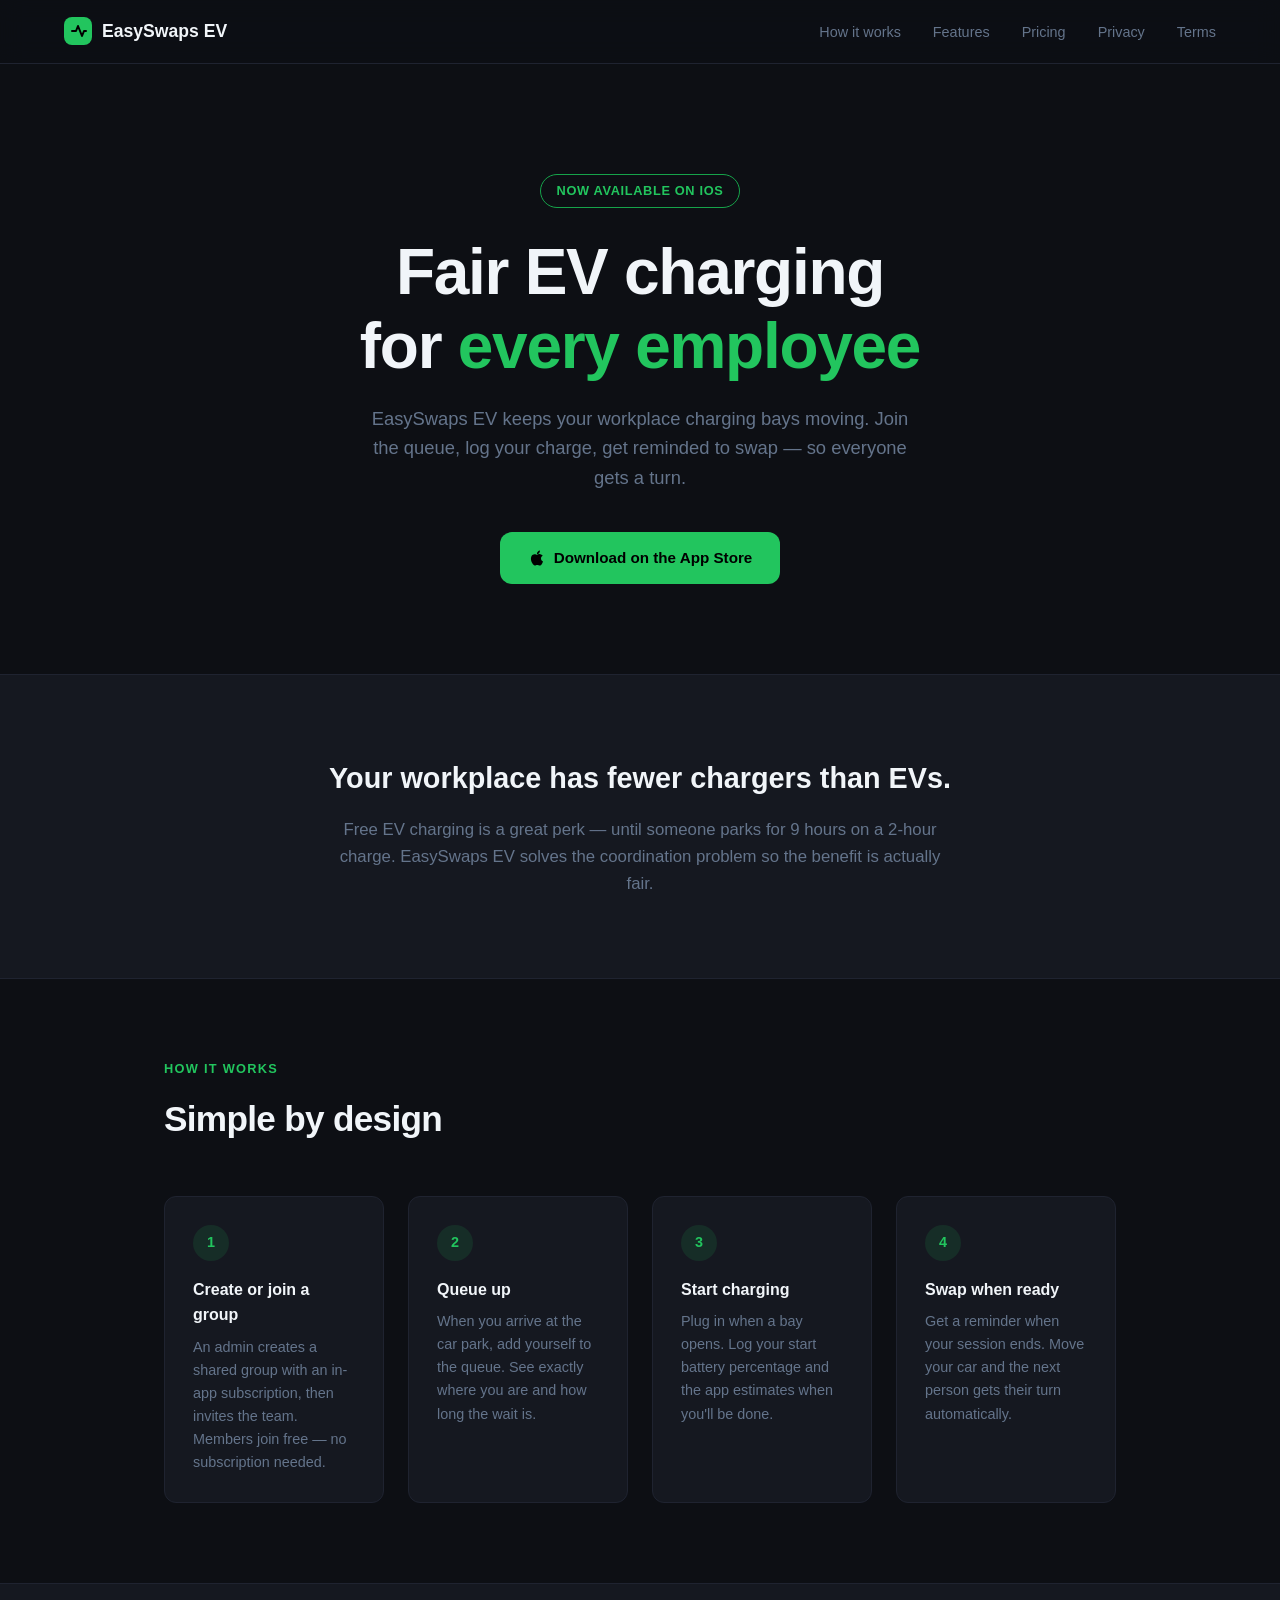
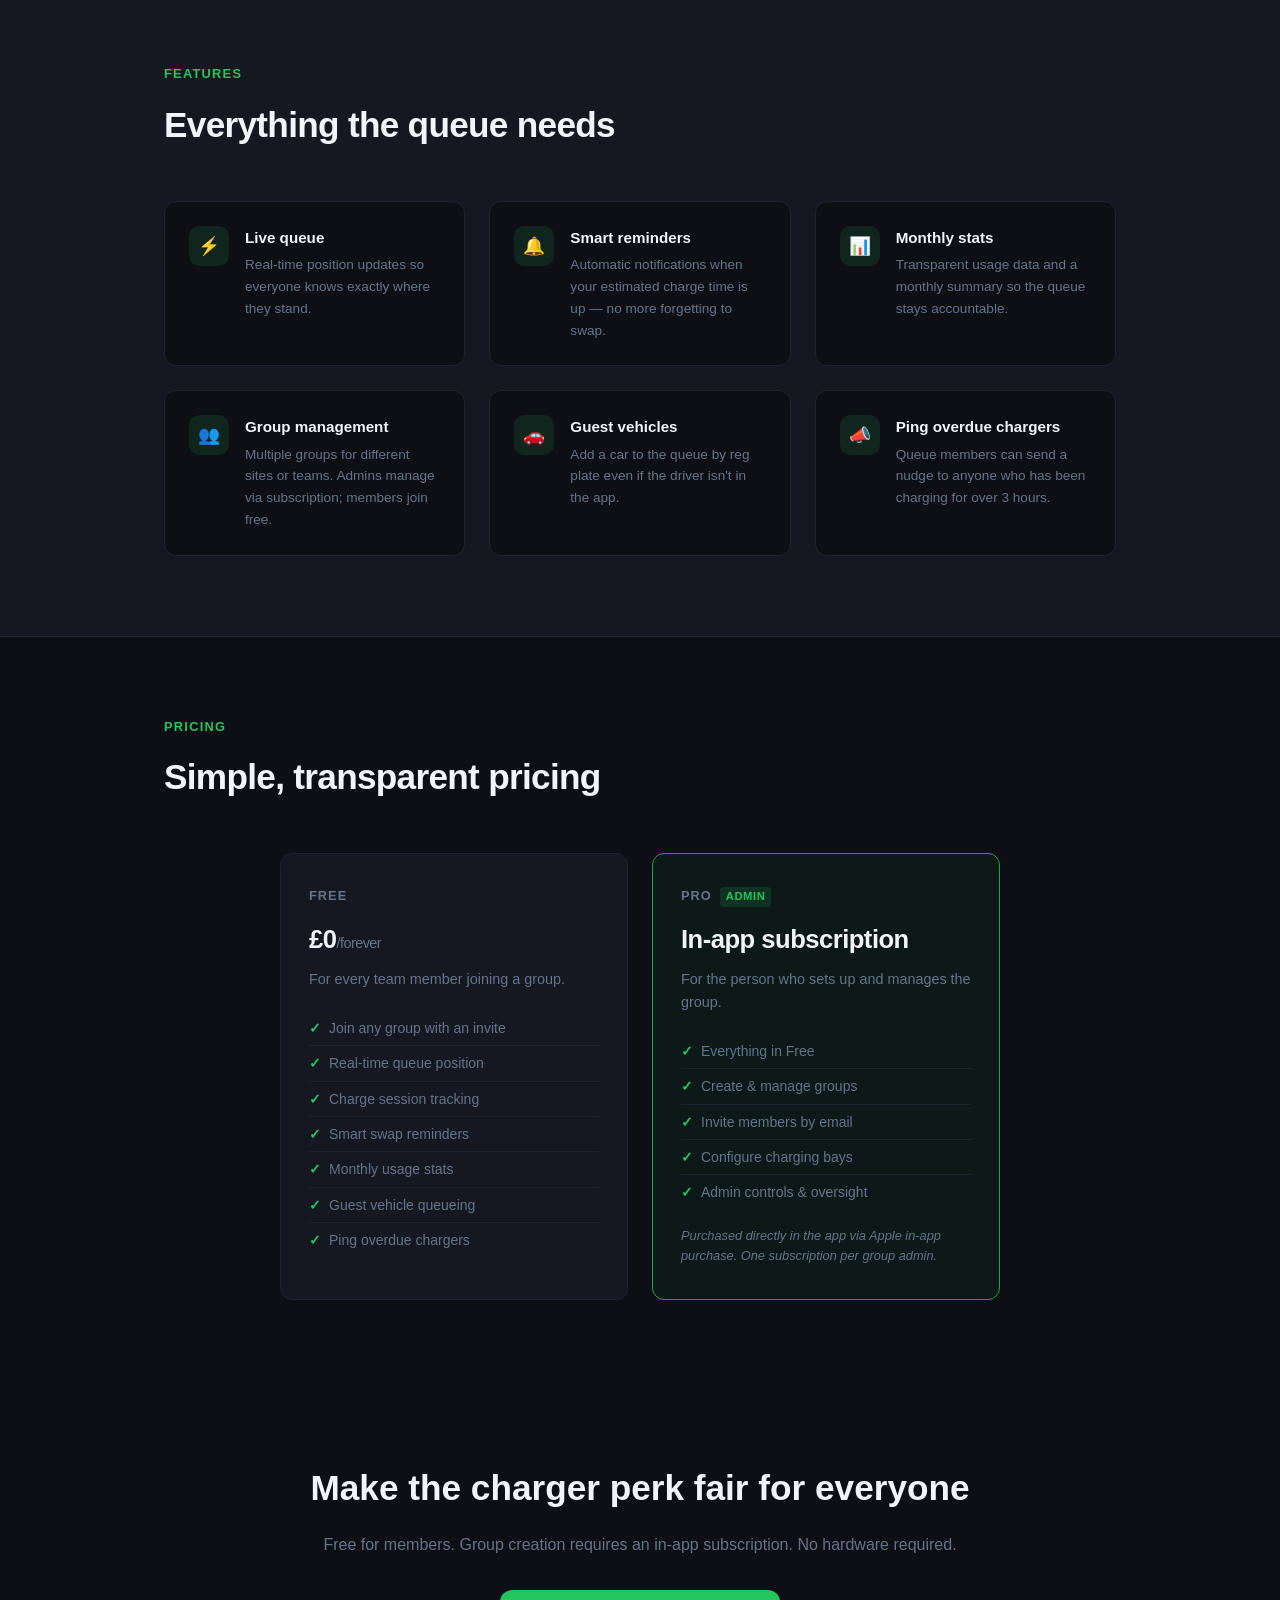
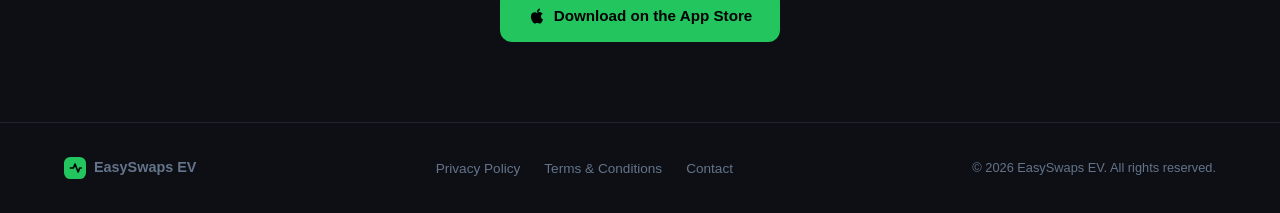
<file: index.html>
<!DOCTYPE html>
<html lang="en">
<head>
  <meta charset="UTF-8" />
  <meta name="viewport" content="width=device-width, initial-scale=1.0" />
  <meta name="description" content="EasySwaps EV — the fair workplace EV charging queue app. Join, charge, swap. No more charger hogging." />
  <title>EasySwaps EV — Fair Workplace EV Charging</title>
  <link rel="stylesheet" href="style.css" />
</head>
<body>

<nav>
  <a href="/" class="nav-logo">
    <svg width="28" height="28" viewBox="0 0 28 28" fill="none">
      <rect width="28" height="28" rx="8" fill="#22c55e"/>
      <path d="M8 14h4l2-5 4 10 2-5h2" stroke="#000" stroke-width="2" stroke-linecap="round" stroke-linejoin="round"/>
    </svg>
    EasySwaps EV
  </a>
  <ul class="nav-links">
    <li><a href="#how-it-works">How it works</a></li>
    <li><a href="#features">Features</a></li>
    <li><a href="#pricing">Pricing</a></li>
    <li><a href="privacy.html">Privacy</a></li>
    <li><a href="terms.html">Terms</a></li>
  </ul>
</nav>

<!-- HERO -->
<section class="hero">
  <div class="container">
    <div class="hero-badge">Now available on iOS</div>
    <h1>Fair EV charging<br>for <span>every employee</span></h1>
    <p>EasySwaps EV keeps your workplace charging bays moving. Join the queue, log your charge, get reminded to swap — so everyone gets a turn.</p>
    <div class="hero-actions">
      <a href="https://apps.apple.com/gb/app/easyswapsev/id6762098607" class="btn btn-primary" target="_blank" rel="noopener">
        <svg width="18" height="18" viewBox="0 0 24 24" fill="currentColor"><path d="M18.71 19.5c-.83 1.24-1.71 2.45-3.05 2.47-1.34.03-1.77-.79-3.29-.79-1.53 0-2 .77-3.27.82-1.31.05-2.3-1.32-3.14-2.53C4.25 17 2.94 12.45 4.7 9.39c.87-1.52 2.43-2.48 4.12-2.51 1.28-.02 2.5.87 3.29.87.78 0 2.26-1.07 3.8-.91.65.03 2.47.26 3.64 1.98l-.09.06c-.22.15-2.18 1.27-2.16 3.8.03 3.02 2.65 4.03 2.68 4.04l-.07.28ZM13 3.5c.73-.83 1.94-1.46 2.94-1.5.13 1.17-.34 2.35-1.04 3.19-.69.85-1.83 1.51-2.95 1.42-.15-1.15.41-2.35 1.05-3.11Z"/></svg>
        Download on the App Store
      </a>
    </div>
  </div>
</section>

<!-- PROBLEM -->
<section class="problem">
  <div class="container">
    <h2>Your workplace has fewer chargers than EVs.</h2>
    <p>Free EV charging is a great perk — until someone parks for 9 hours on a 2-hour charge. EasySwaps EV solves the coordination problem so the benefit is actually fair.</p>
  </div>
</section>

<!-- HOW IT WORKS -->
<section id="how-it-works">
  <div class="container">
    <div class="section-label">How it works</div>
    <h2 class="section-title">Simple by design</h2>
    <div class="steps">
      <div class="step">
        <div class="step-number">1</div>
        <h3>Create or join a group</h3>
        <p>An admin creates a shared group with an in-app subscription, then invites the team. Members join free — no subscription needed.</p>
      </div>
      <div class="step">
        <div class="step-number">2</div>
        <h3>Queue up</h3>
        <p>When you arrive at the car park, add yourself to the queue. See exactly where you are and how long the wait is.</p>
      </div>
      <div class="step">
        <div class="step-number">3</div>
        <h3>Start charging</h3>
        <p>Plug in when a bay opens. Log your start battery percentage and the app estimates when you'll be done.</p>
      </div>
      <div class="step">
        <div class="step-number">4</div>
        <h3>Swap when ready</h3>
        <p>Get a reminder when your session ends. Move your car and the next person gets their turn automatically.</p>
      </div>
    </div>
  </div>
</section>

<!-- FEATURES -->
<section class="features-bg" id="features">
  <div class="container">
    <div class="section-label">Features</div>
    <h2 class="section-title">Everything the queue needs</h2>
    <div class="features-grid">

      <div class="feature">
        <div class="feature-icon">⚡</div>
        <div>
          <h3>Live queue</h3>
          <p>Real-time position updates so everyone knows exactly where they stand.</p>
        </div>
      </div>

      <div class="feature">
        <div class="feature-icon">🔔</div>
        <div>
          <h3>Smart reminders</h3>
          <p>Automatic notifications when your estimated charge time is up — no more forgetting to swap.</p>
        </div>
      </div>

      <div class="feature">
        <div class="feature-icon">📊</div>
        <div>
          <h3>Monthly stats</h3>
          <p>Transparent usage data and a monthly summary so the queue stays accountable.</p>
        </div>
      </div>

      <div class="feature">
        <div class="feature-icon">👥</div>
        <div>
          <h3>Group management</h3>
          <p>Multiple groups for different sites or teams. Admins manage via subscription; members join free.</p>
        </div>
      </div>

      <div class="feature">
        <div class="feature-icon">🚗</div>
        <div>
          <h3>Guest vehicles</h3>
          <p>Add a car to the queue by reg plate even if the driver isn't in the app.</p>
        </div>
      </div>

      <div class="feature">
        <div class="feature-icon">📣</div>
        <div>
          <h3>Ping overdue chargers</h3>
          <p>Queue members can send a nudge to anyone who has been charging for over 3 hours.</p>
        </div>
      </div>

    </div>
  </div>
</section>

<!-- PRICING -->
<section id="pricing">
  <div class="container">
    <div class="section-label">Pricing</div>
    <h2 class="section-title">Simple, transparent pricing</h2>
    <div class="pricing-grid">

      <div class="pricing-card">
        <div class="pricing-tier">Free</div>
        <div class="pricing-price">£0<span>/forever</span></div>
        <p class="pricing-desc">For every team member joining a group.</p>
        <ul class="pricing-list">
          <li>Join any group with an invite</li>
          <li>Real-time queue position</li>
          <li>Charge session tracking</li>
          <li>Smart swap reminders</li>
          <li>Monthly usage stats</li>
          <li>Guest vehicle queueing</li>
          <li>Ping overdue chargers</li>
        </ul>
      </div>

      <div class="pricing-card pricing-card--pro">
        <div class="pricing-tier">PRO <span class="pro-badge">Admin</span></div>
        <div class="pricing-price">In-app subscription<span></span></div>
        <p class="pricing-desc">For the person who sets up and manages the group.</p>
        <ul class="pricing-list">
          <li>Everything in Free</li>
          <li>Create &amp; manage groups</li>
          <li>Invite members by email</li>
          <li>Configure charging bays</li>
          <li>Admin controls &amp; oversight</li>
        </ul>
        <p class="pricing-note">Purchased directly in the app via Apple in-app purchase. One subscription per group admin.</p>
      </div>

    </div>
  </div>
</section>

<!-- CTA -->
<section class="cta">
  <div class="container">
    <h2>Make the charger perk fair for everyone</h2>
    <p>Free for members. Group creation requires an in-app subscription. No hardware required.</p>
    <a href="#" class="btn btn-primary">
      <svg width="18" height="18" viewBox="0 0 24 24" fill="currentColor"><path d="M18.71 19.5c-.83 1.24-1.71 2.45-3.05 2.47-1.34.03-1.77-.79-3.29-.79-1.53 0-2 .77-3.27.82-1.31.05-2.3-1.32-3.14-2.53C4.25 17 2.94 12.45 4.7 9.39c.87-1.52 2.43-2.48 4.12-2.51 1.28-.02 2.5.87 3.29.87.78 0 2.26-1.07 3.8-.91.65.03 2.47.26 3.64 1.98l-.09.06c-.22.15-2.18 1.27-2.16 3.8.03 3.02 2.65 4.03 2.68 4.04l-.07.28ZM13 3.5c.73-.83 1.94-1.46 2.94-1.5.13 1.17-.34 2.35-1.04 3.19-.69.85-1.83 1.51-2.95 1.42-.15-1.15.41-2.35 1.05-3.11Z"/></svg>
      Download on the App Store
    </a>
  </div>
</section>

<footer>
  <div class="footer-logo">
    <svg width="22" height="22" viewBox="0 0 28 28" fill="none">
      <rect width="28" height="28" rx="8" fill="#22c55e"/>
      <path d="M8 14h4l2-5 4 10 2-5h2" stroke="#000" stroke-width="2" stroke-linecap="round" stroke-linejoin="round"/>
    </svg>
    EasySwaps EV
  </div>
  <ul class="footer-links">
    <li><a href="privacy.html">Privacy Policy</a></li>
    <li><a href="terms.html">Terms &amp; Conditions</a></li>
    <li><a href="mailto:support@easyswapsev.co.uk">Contact</a></li>
  </ul>
  <span class="footer-copy">&copy; 2026 EasySwaps EV. All rights reserved.</span>
</footer>

</body>
</html>
</file>
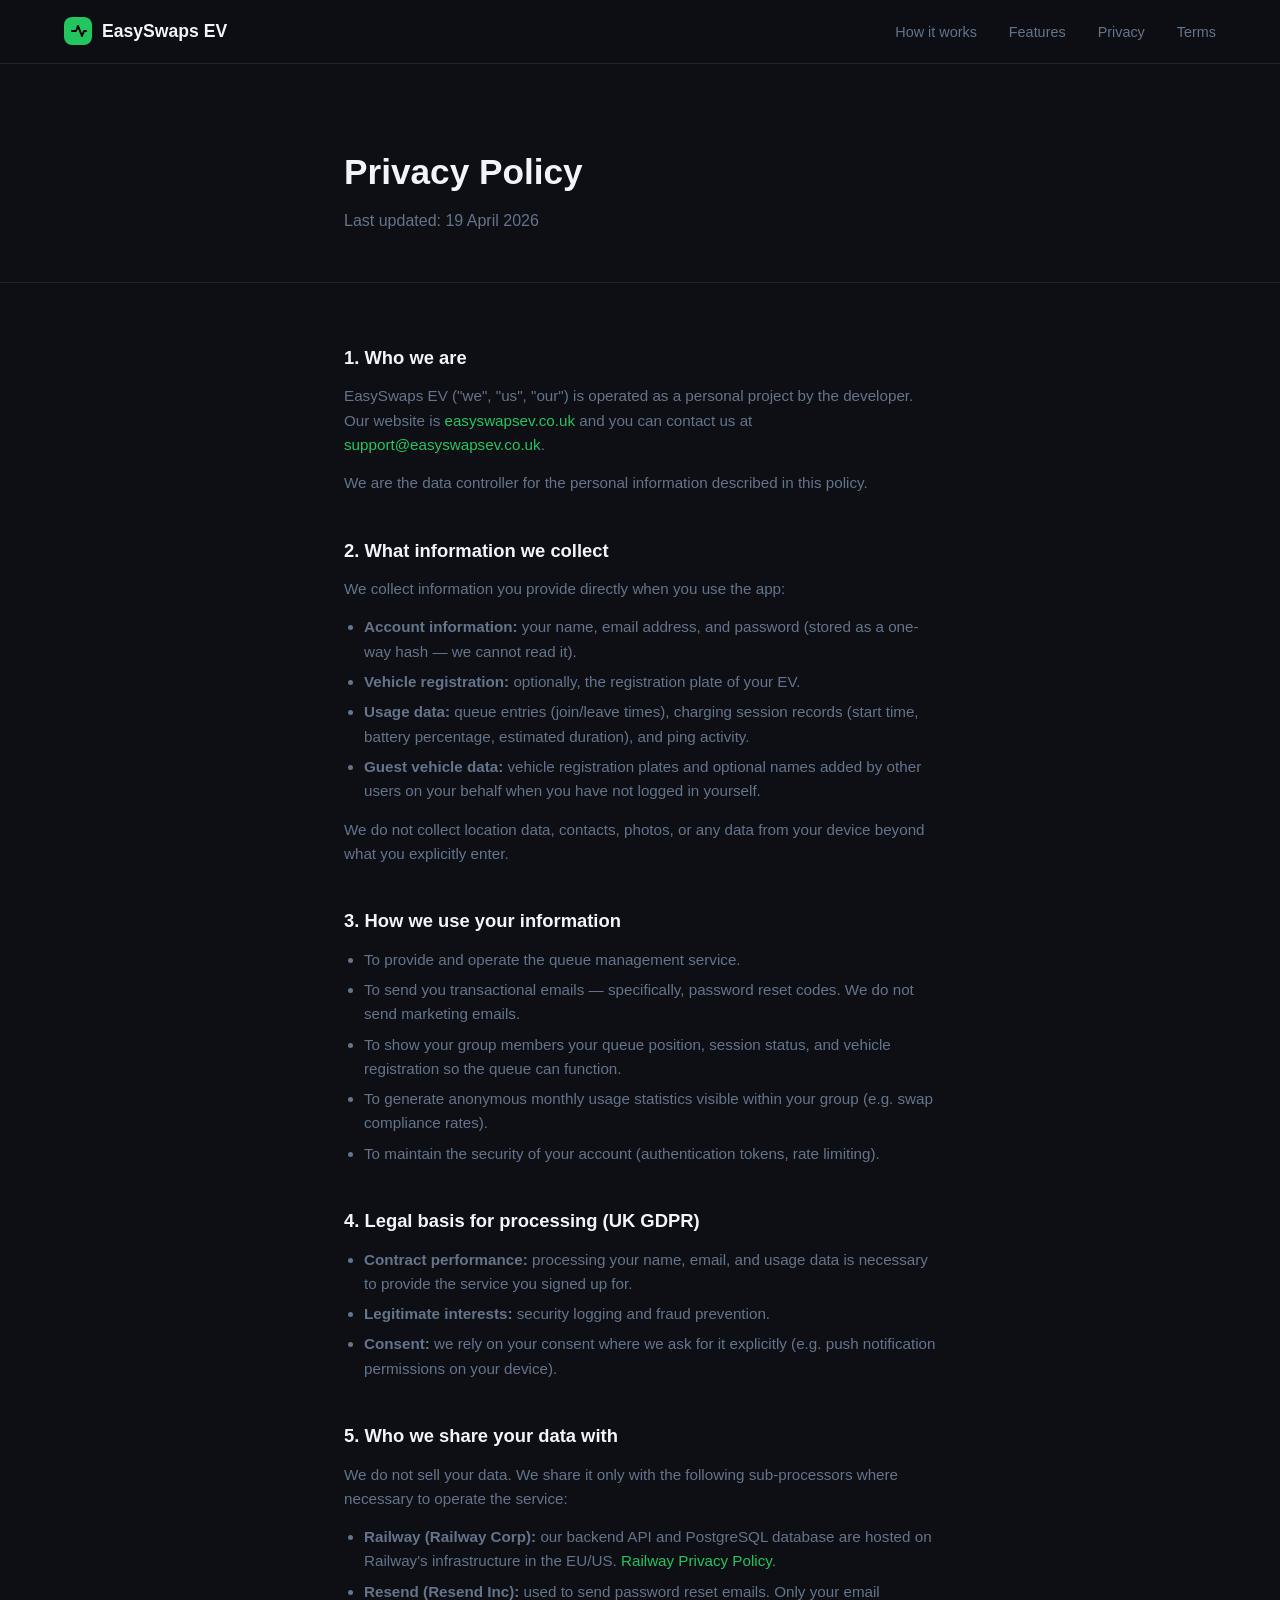
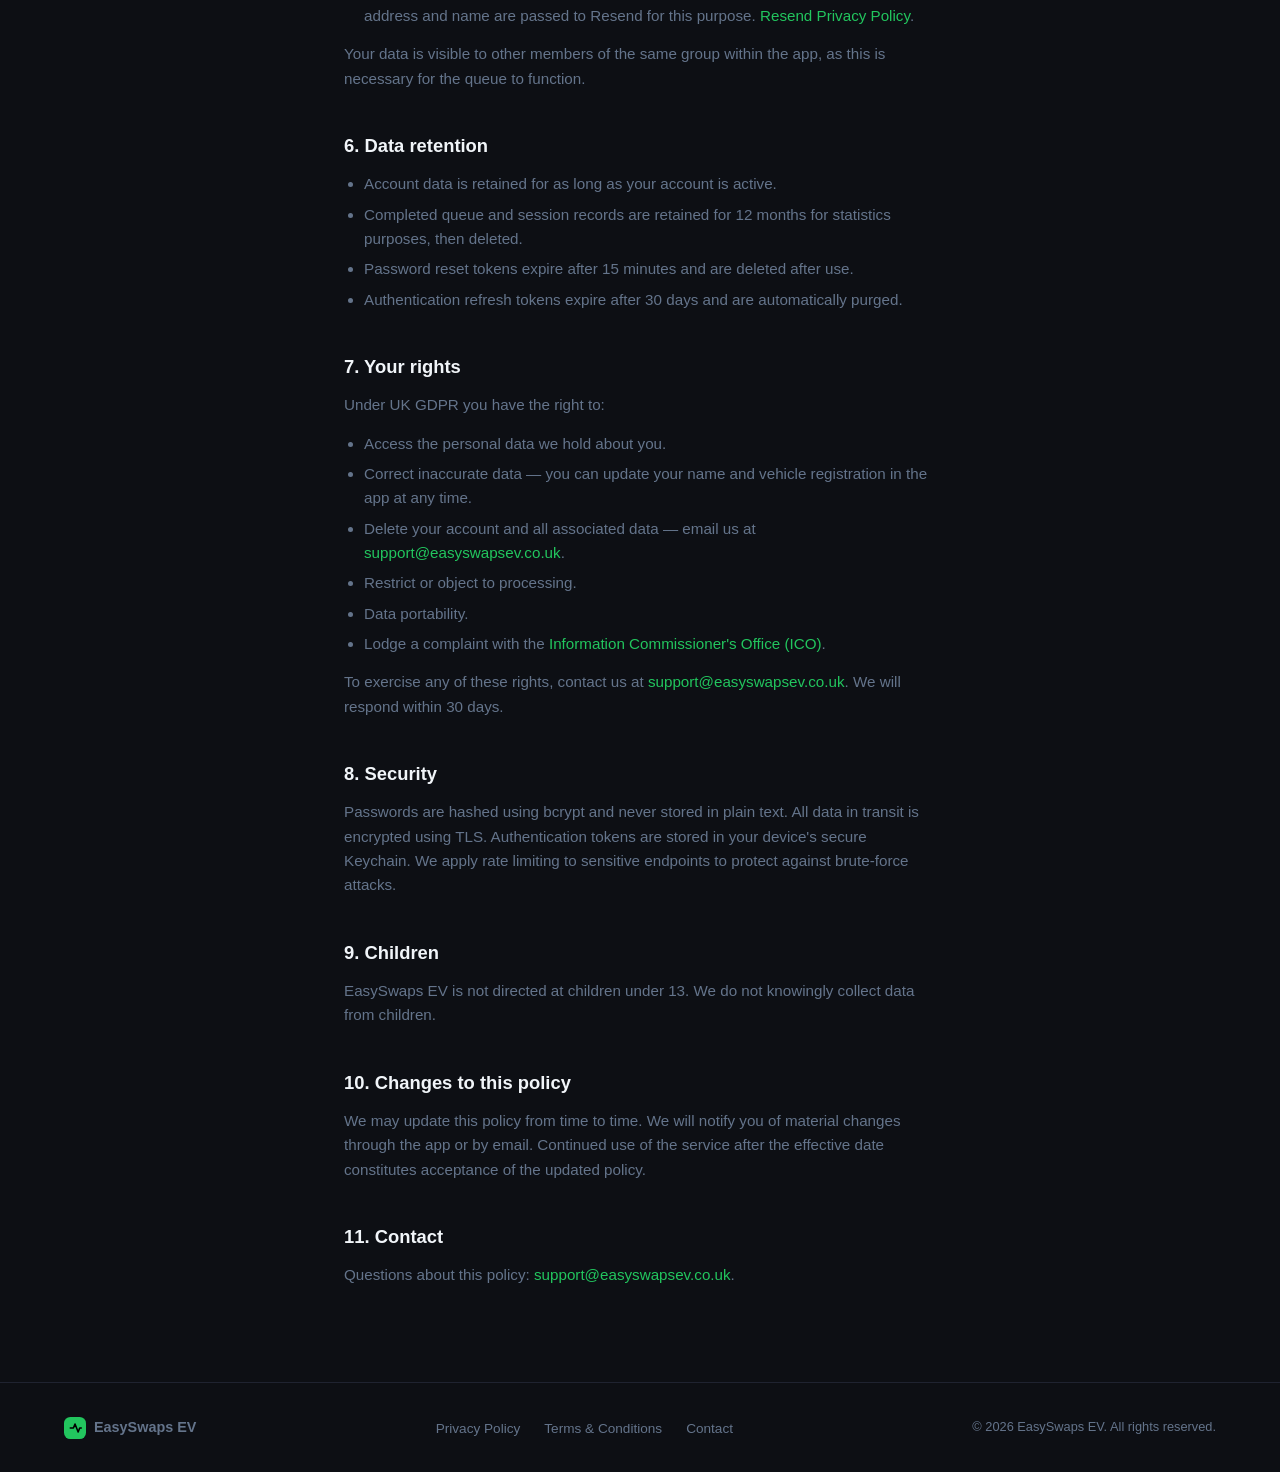
<file: privacy.html>
<!DOCTYPE html>
<html lang="en">
<head>
  <meta charset="UTF-8" />
  <meta name="viewport" content="width=device-width, initial-scale=1.0" />
  <title>Privacy Policy — EasySwaps EV</title>
  <link rel="stylesheet" href="style.css" />
</head>
<body>

<nav>
  <a href="/" class="nav-logo">
    <svg width="28" height="28" viewBox="0 0 28 28" fill="none">
      <rect width="28" height="28" rx="8" fill="#22c55e"/>
      <path d="M8 14h4l2-5 4 10 2-5h2" stroke="#000" stroke-width="2" stroke-linecap="round" stroke-linejoin="round"/>
    </svg>
    EasySwaps EV
  </a>
  <ul class="nav-links">
    <li><a href="/#how-it-works">How it works</a></li>
    <li><a href="/#features">Features</a></li>
    <li><a href="privacy.html">Privacy</a></li>
    <li><a href="terms.html">Terms</a></li>
  </ul>
</nav>

<div class="legal-hero">
  <div class="container legal-max">
    <h1>Privacy Policy</h1>
    <p>Last updated: 19 April 2026</p>
  </div>
</div>

<div class="legal-body">
  <div class="container legal-max">

    <h2>1. Who we are</h2>
    <p>EasySwaps EV ("we", "us", "our") is operated as a personal project by the developer. Our website is <a href="https://easyswapsev.co.uk">easyswapsev.co.uk</a> and you can contact us at <a href="mailto:support@easyswapsev.co.uk">support@easyswapsev.co.uk</a>.</p>
    <p>We are the data controller for the personal information described in this policy.</p>

    <h2>2. What information we collect</h2>
    <p>We collect information you provide directly when you use the app:</p>
    <ul>
      <li><strong>Account information:</strong> your name, email address, and password (stored as a one-way hash — we cannot read it).</li>
      <li><strong>Vehicle registration:</strong> optionally, the registration plate of your EV.</li>
      <li><strong>Usage data:</strong> queue entries (join/leave times), charging session records (start time, battery percentage, estimated duration), and ping activity.</li>
      <li><strong>Guest vehicle data:</strong> vehicle registration plates and optional names added by other users on your behalf when you have not logged in yourself.</li>
    </ul>
    <p>We do not collect location data, contacts, photos, or any data from your device beyond what you explicitly enter.</p>

    <h2>3. How we use your information</h2>
    <ul>
      <li>To provide and operate the queue management service.</li>
      <li>To send you transactional emails — specifically, password reset codes. We do not send marketing emails.</li>
      <li>To show your group members your queue position, session status, and vehicle registration so the queue can function.</li>
      <li>To generate anonymous monthly usage statistics visible within your group (e.g. swap compliance rates).</li>
      <li>To maintain the security of your account (authentication tokens, rate limiting).</li>
    </ul>

    <h2>4. Legal basis for processing (UK GDPR)</h2>
    <ul>
      <li><strong>Contract performance:</strong> processing your name, email, and usage data is necessary to provide the service you signed up for.</li>
      <li><strong>Legitimate interests:</strong> security logging and fraud prevention.</li>
      <li><strong>Consent:</strong> we rely on your consent where we ask for it explicitly (e.g. push notification permissions on your device).</li>
    </ul>

    <h2>5. Who we share your data with</h2>
    <p>We do not sell your data. We share it only with the following sub-processors where necessary to operate the service:</p>
    <ul>
      <li><strong>Railway (Railway Corp):</strong> our backend API and PostgreSQL database are hosted on Railway's infrastructure in the EU/US. <a href="https://railway.app/legal/privacy" target="_blank" rel="noopener">Railway Privacy Policy</a>.</li>
      <li><strong>Resend (Resend Inc):</strong> used to send password reset emails. Only your email address and name are passed to Resend for this purpose. <a href="https://resend.com/legal/privacy-policy" target="_blank" rel="noopener">Resend Privacy Policy</a>.</li>
    </ul>
    <p>Your data is visible to other members of the same group within the app, as this is necessary for the queue to function.</p>

    <h2>6. Data retention</h2>
    <ul>
      <li>Account data is retained for as long as your account is active.</li>
      <li>Completed queue and session records are retained for 12 months for statistics purposes, then deleted.</li>
      <li>Password reset tokens expire after 15 minutes and are deleted after use.</li>
      <li>Authentication refresh tokens expire after 30 days and are automatically purged.</li>
    </ul>

    <h2>7. Your rights</h2>
    <p>Under UK GDPR you have the right to:</p>
    <ul>
      <li>Access the personal data we hold about you.</li>
      <li>Correct inaccurate data — you can update your name and vehicle registration in the app at any time.</li>
      <li>Delete your account and all associated data — email us at <a href="mailto:support@easyswapsev.co.uk">support@easyswapsev.co.uk</a>.</li>
      <li>Restrict or object to processing.</li>
      <li>Data portability.</li>
      <li>Lodge a complaint with the <a href="https://ico.org.uk" target="_blank" rel="noopener">Information Commissioner's Office (ICO)</a>.</li>
    </ul>
    <p>To exercise any of these rights, contact us at <a href="mailto:support@easyswapsev.co.uk">support@easyswapsev.co.uk</a>. We will respond within 30 days.</p>

    <h2>8. Security</h2>
    <p>Passwords are hashed using bcrypt and never stored in plain text. All data in transit is encrypted using TLS. Authentication tokens are stored in your device's secure Keychain. We apply rate limiting to sensitive endpoints to protect against brute-force attacks.</p>

    <h2>9. Children</h2>
    <p>EasySwaps EV is not directed at children under 13. We do not knowingly collect data from children.</p>

    <h2>10. Changes to this policy</h2>
    <p>We may update this policy from time to time. We will notify you of material changes through the app or by email. Continued use of the service after the effective date constitutes acceptance of the updated policy.</p>

    <h2>11. Contact</h2>
    <p>Questions about this policy: <a href="mailto:support@easyswapsev.co.uk">support@easyswapsev.co.uk</a>.</p>

  </div>
</div>

<footer>
  <div class="footer-logo">
    <svg width="22" height="22" viewBox="0 0 28 28" fill="none">
      <rect width="28" height="28" rx="8" fill="#22c55e"/>
      <path d="M8 14h4l2-5 4 10 2-5h2" stroke="#000" stroke-width="2" stroke-linecap="round" stroke-linejoin="round"/>
    </svg>
    EasySwaps EV
  </div>
  <ul class="footer-links">
    <li><a href="privacy.html">Privacy Policy</a></li>
    <li><a href="terms.html">Terms &amp; Conditions</a></li>
    <li><a href="mailto:support@easyswapsev.co.uk">Contact</a></li>
  </ul>
  <span class="footer-copy">&copy; 2026 EasySwaps EV. All rights reserved.</span>
</footer>

</body>
</html>
</file>
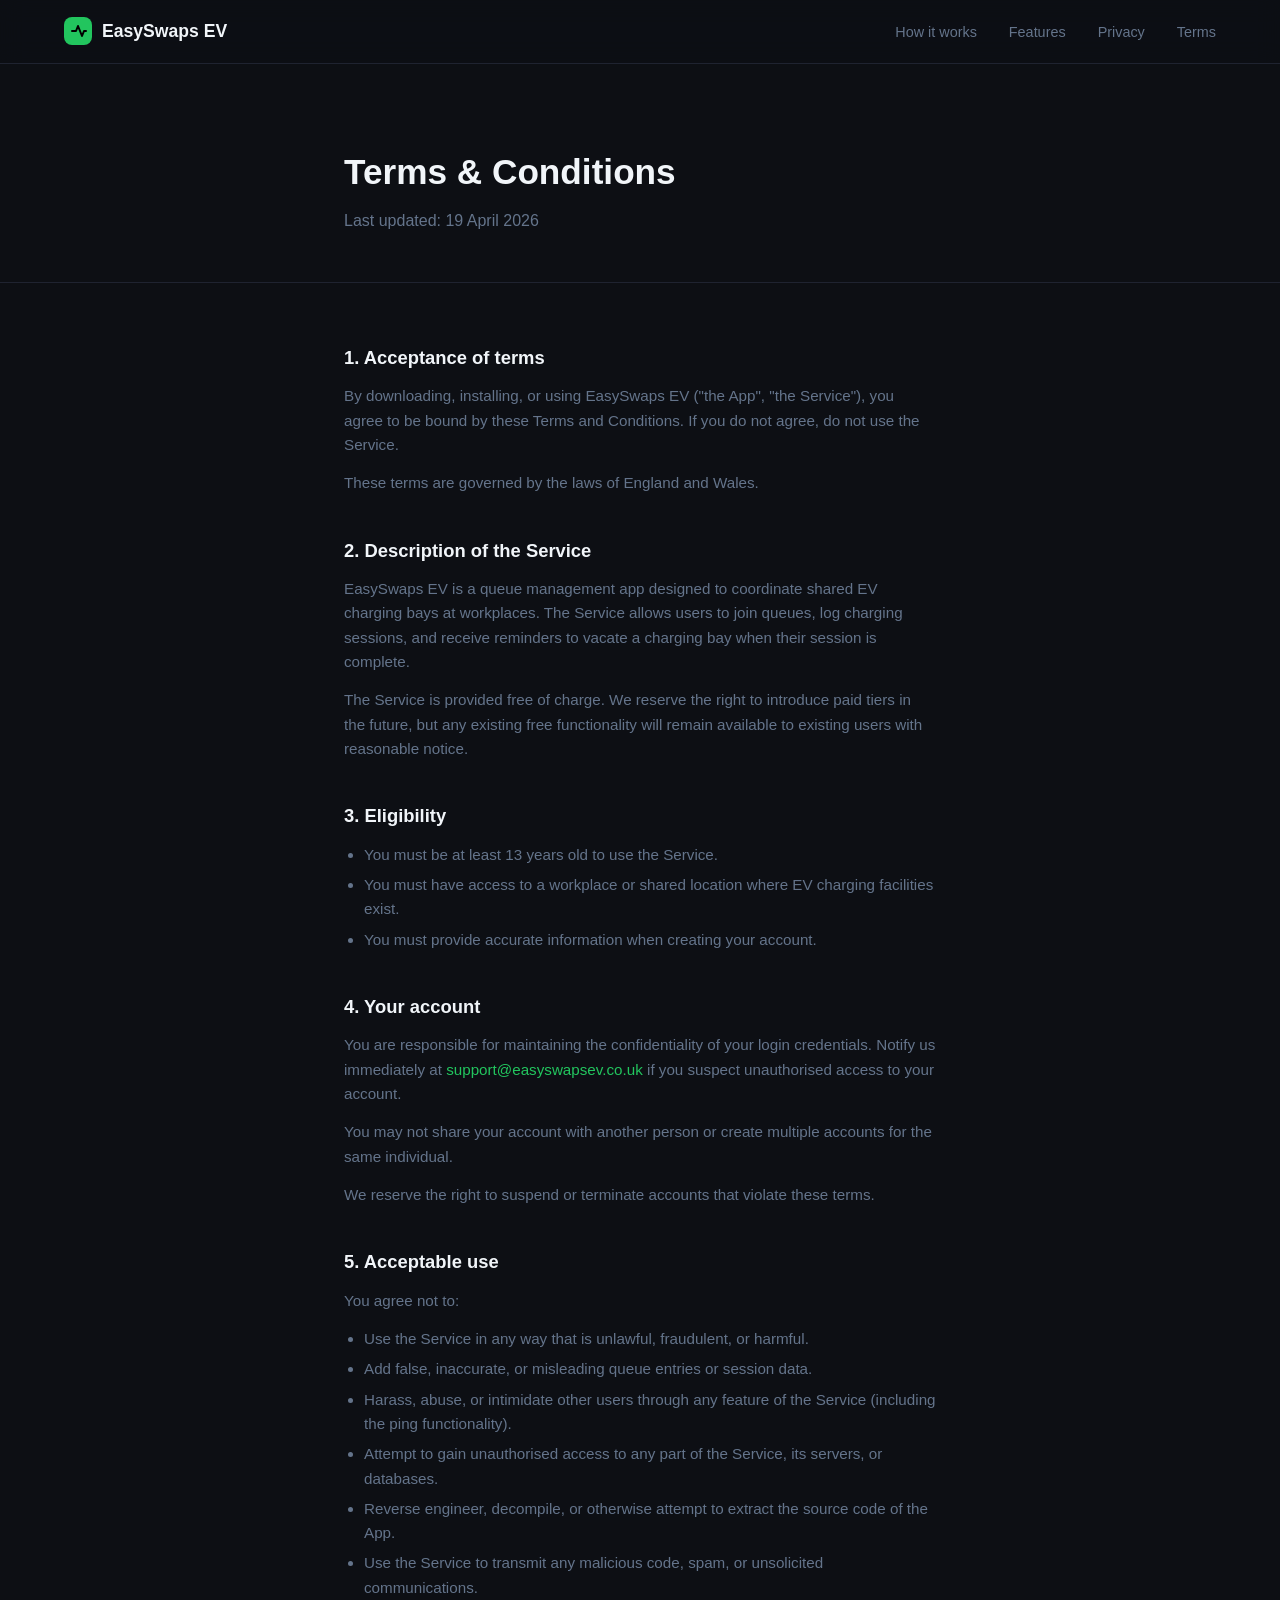
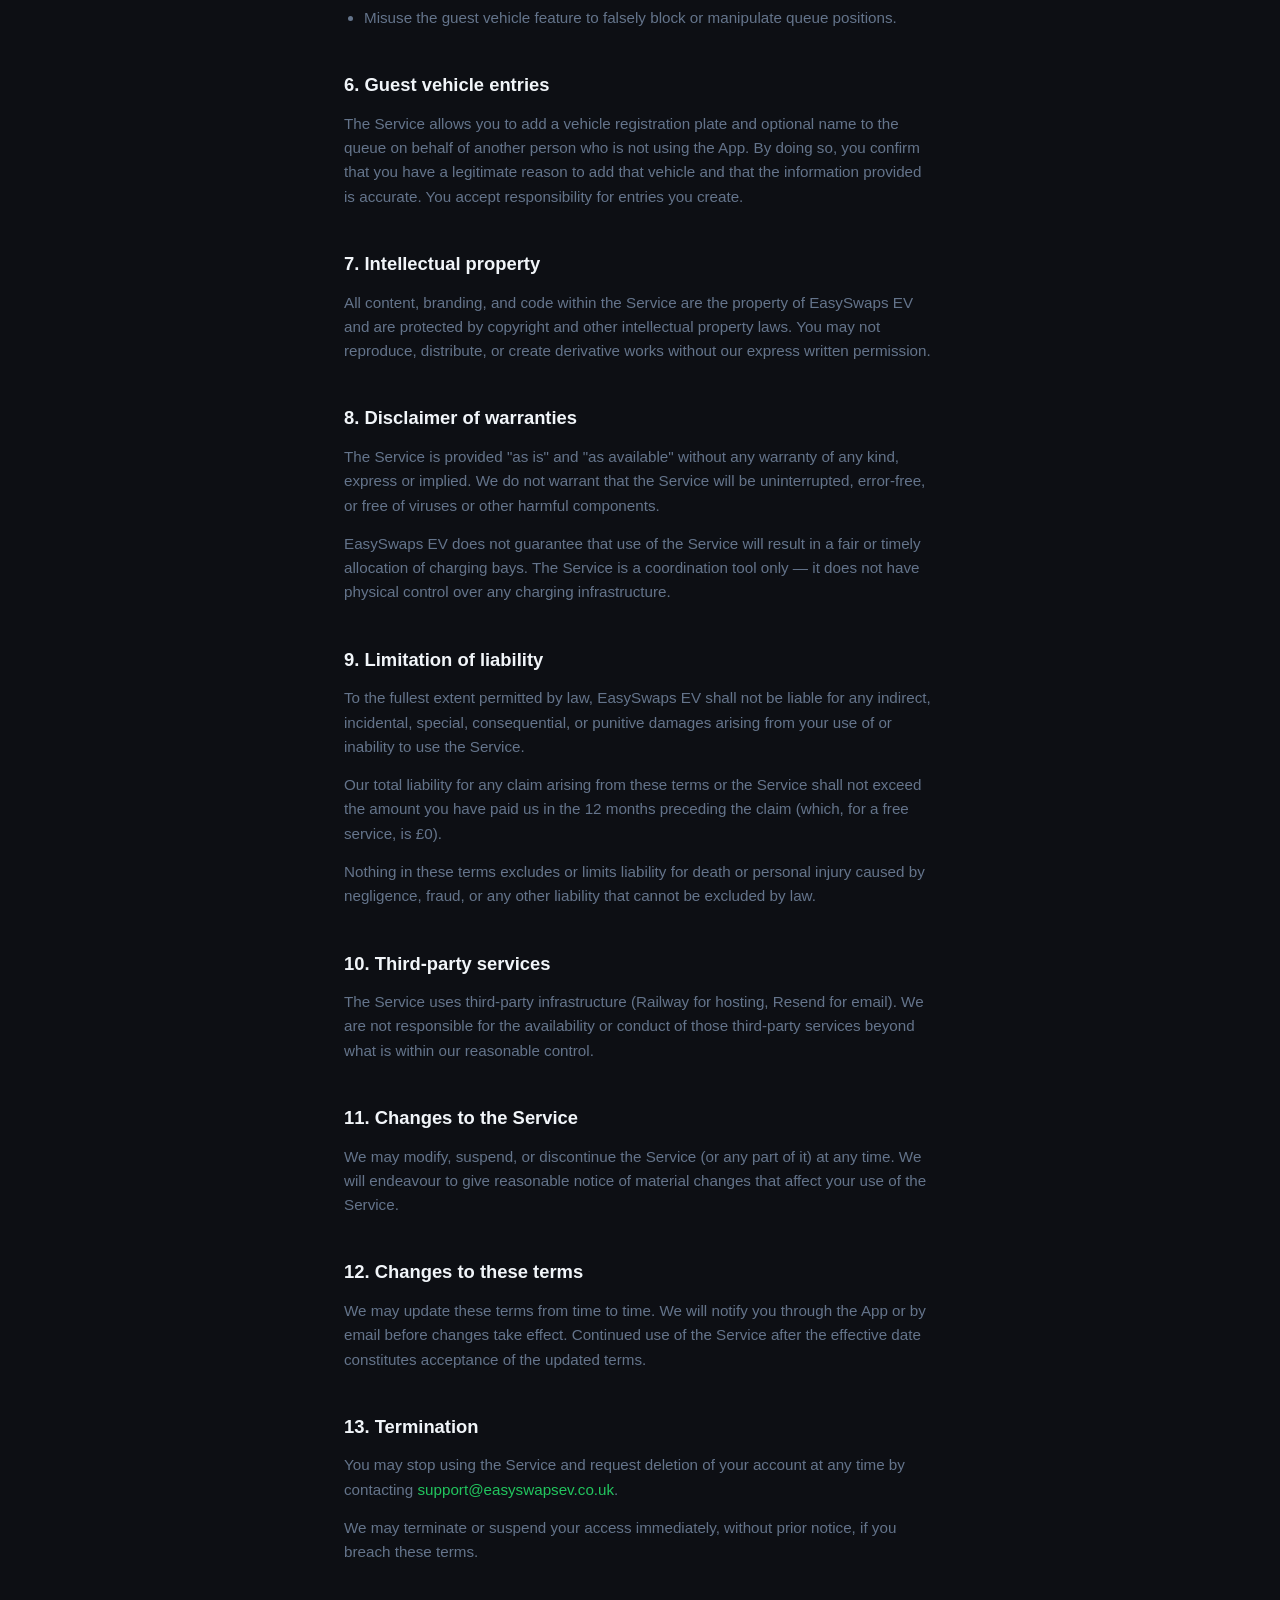
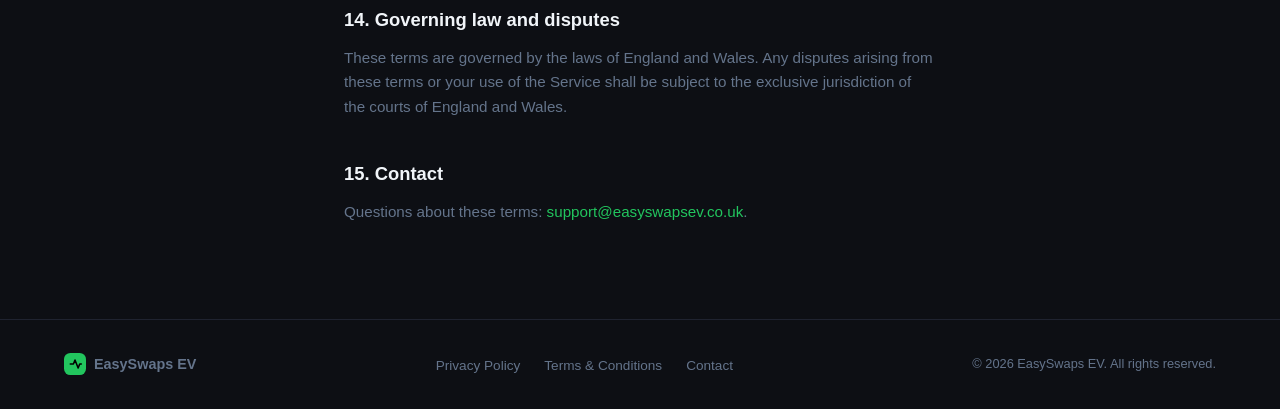
<file: terms.html>
<!DOCTYPE html>
<html lang="en">
<head>
  <meta charset="UTF-8" />
  <meta name="viewport" content="width=device-width, initial-scale=1.0" />
  <title>Terms &amp; Conditions — EasySwaps EV</title>
  <link rel="stylesheet" href="style.css" />
</head>
<body>

<nav>
  <a href="/" class="nav-logo">
    <svg width="28" height="28" viewBox="0 0 28 28" fill="none">
      <rect width="28" height="28" rx="8" fill="#22c55e"/>
      <path d="M8 14h4l2-5 4 10 2-5h2" stroke="#000" stroke-width="2" stroke-linecap="round" stroke-linejoin="round"/>
    </svg>
    EasySwaps EV
  </a>
  <ul class="nav-links">
    <li><a href="/#how-it-works">How it works</a></li>
    <li><a href="/#features">Features</a></li>
    <li><a href="privacy.html">Privacy</a></li>
    <li><a href="terms.html">Terms</a></li>
  </ul>
</nav>

<div class="legal-hero">
  <div class="container legal-max">
    <h1>Terms &amp; Conditions</h1>
    <p>Last updated: 19 April 2026</p>
  </div>
</div>

<div class="legal-body">
  <div class="container legal-max">

    <h2>1. Acceptance of terms</h2>
    <p>By downloading, installing, or using EasySwaps EV ("the App", "the Service"), you agree to be bound by these Terms and Conditions. If you do not agree, do not use the Service.</p>
    <p>These terms are governed by the laws of England and Wales.</p>

    <h2>2. Description of the Service</h2>
    <p>EasySwaps EV is a queue management app designed to coordinate shared EV charging bays at workplaces. The Service allows users to join queues, log charging sessions, and receive reminders to vacate a charging bay when their session is complete.</p>
    <p>The Service is provided free of charge. We reserve the right to introduce paid tiers in the future, but any existing free functionality will remain available to existing users with reasonable notice.</p>

    <h2>3. Eligibility</h2>
    <ul>
      <li>You must be at least 13 years old to use the Service.</li>
      <li>You must have access to a workplace or shared location where EV charging facilities exist.</li>
      <li>You must provide accurate information when creating your account.</li>
    </ul>

    <h2>4. Your account</h2>
    <p>You are responsible for maintaining the confidentiality of your login credentials. Notify us immediately at <a href="mailto:support@easyswapsev.co.uk">support@easyswapsev.co.uk</a> if you suspect unauthorised access to your account.</p>
    <p>You may not share your account with another person or create multiple accounts for the same individual.</p>
    <p>We reserve the right to suspend or terminate accounts that violate these terms.</p>

    <h2>5. Acceptable use</h2>
    <p>You agree not to:</p>
    <ul>
      <li>Use the Service in any way that is unlawful, fraudulent, or harmful.</li>
      <li>Add false, inaccurate, or misleading queue entries or session data.</li>
      <li>Harass, abuse, or intimidate other users through any feature of the Service (including the ping functionality).</li>
      <li>Attempt to gain unauthorised access to any part of the Service, its servers, or databases.</li>
      <li>Reverse engineer, decompile, or otherwise attempt to extract the source code of the App.</li>
      <li>Use the Service to transmit any malicious code, spam, or unsolicited communications.</li>
      <li>Misuse the guest vehicle feature to falsely block or manipulate queue positions.</li>
    </ul>

    <h2>6. Guest vehicle entries</h2>
    <p>The Service allows you to add a vehicle registration plate and optional name to the queue on behalf of another person who is not using the App. By doing so, you confirm that you have a legitimate reason to add that vehicle and that the information provided is accurate. You accept responsibility for entries you create.</p>

    <h2>7. Intellectual property</h2>
    <p>All content, branding, and code within the Service are the property of EasySwaps EV and are protected by copyright and other intellectual property laws. You may not reproduce, distribute, or create derivative works without our express written permission.</p>

    <h2>8. Disclaimer of warranties</h2>
    <p>The Service is provided "as is" and "as available" without any warranty of any kind, express or implied. We do not warrant that the Service will be uninterrupted, error-free, or free of viruses or other harmful components.</p>
    <p>EasySwaps EV does not guarantee that use of the Service will result in a fair or timely allocation of charging bays. The Service is a coordination tool only — it does not have physical control over any charging infrastructure.</p>

    <h2>9. Limitation of liability</h2>
    <p>To the fullest extent permitted by law, EasySwaps EV shall not be liable for any indirect, incidental, special, consequential, or punitive damages arising from your use of or inability to use the Service.</p>
    <p>Our total liability for any claim arising from these terms or the Service shall not exceed the amount you have paid us in the 12 months preceding the claim (which, for a free service, is £0).</p>
    <p>Nothing in these terms excludes or limits liability for death or personal injury caused by negligence, fraud, or any other liability that cannot be excluded by law.</p>

    <h2>10. Third-party services</h2>
    <p>The Service uses third-party infrastructure (Railway for hosting, Resend for email). We are not responsible for the availability or conduct of those third-party services beyond what is within our reasonable control.</p>

    <h2>11. Changes to the Service</h2>
    <p>We may modify, suspend, or discontinue the Service (or any part of it) at any time. We will endeavour to give reasonable notice of material changes that affect your use of the Service.</p>

    <h2>12. Changes to these terms</h2>
    <p>We may update these terms from time to time. We will notify you through the App or by email before changes take effect. Continued use of the Service after the effective date constitutes acceptance of the updated terms.</p>

    <h2>13. Termination</h2>
    <p>You may stop using the Service and request deletion of your account at any time by contacting <a href="mailto:support@easyswapsev.co.uk">support@easyswapsev.co.uk</a>.</p>
    <p>We may terminate or suspend your access immediately, without prior notice, if you breach these terms.</p>

    <h2>14. Governing law and disputes</h2>
    <p>These terms are governed by the laws of England and Wales. Any disputes arising from these terms or your use of the Service shall be subject to the exclusive jurisdiction of the courts of England and Wales.</p>

    <h2>15. Contact</h2>
    <p>Questions about these terms: <a href="mailto:support@easyswapsev.co.uk">support@easyswapsev.co.uk</a>.</p>

  </div>
</div>

<footer>
  <div class="footer-logo">
    <svg width="22" height="22" viewBox="0 0 28 28" fill="none">
      <rect width="28" height="28" rx="8" fill="#22c55e"/>
      <path d="M8 14h4l2-5 4 10 2-5h2" stroke="#000" stroke-width="2" stroke-linecap="round" stroke-linejoin="round"/>
    </svg>
    EasySwaps EV
  </div>
  <ul class="footer-links">
    <li><a href="privacy.html">Privacy Policy</a></li>
    <li><a href="terms.html">Terms &amp; Conditions</a></li>
    <li><a href="mailto:support@easyswapsev.co.uk">Contact</a></li>
  </ul>
  <span class="footer-copy">&copy; 2026 EasySwaps EV. All rights reserved.</span>
</footer>

</body>
</html>
</file>
<file: style.css>
*, *::before, *::after { box-sizing: border-box; margin: 0; padding: 0; }

:root {
  --bg:        #0d0f14;
  --surface:   #151820;
  --border:    #1f2330;
  --green:     #22c55e;
  --green-dim: #16a34a;
  --text:      #f1f5f9;
  --muted:     #64748b;
  --radius:    12px;
}

html { scroll-behavior: smooth; }

body {
  background: var(--bg);
  color: var(--text);
  font-family: -apple-system, BlinkMacSystemFont, "SF Pro Display", "Segoe UI", sans-serif;
  font-size: 16px;
  line-height: 1.6;
  -webkit-font-smoothing: antialiased;
}

a { color: var(--green); text-decoration: none; }
a:hover { text-decoration: underline; }

/* ── NAV ── */
nav {
  position: sticky;
  top: 0;
  z-index: 100;
  display: flex;
  align-items: center;
  justify-content: space-between;
  padding: 0 5%;
  height: 64px;
  background: rgba(13, 15, 20, 0.85);
  backdrop-filter: blur(12px);
  -webkit-backdrop-filter: blur(12px);
  border-bottom: 1px solid var(--border);
}

.nav-logo {
  display: flex;
  align-items: center;
  gap: 10px;
  font-weight: 700;
  font-size: 1.1rem;
  color: var(--text);
  text-decoration: none;
}

.nav-logo svg { flex-shrink: 0; }

.nav-links {
  display: flex;
  gap: 32px;
  list-style: none;
}

.nav-links a {
  color: var(--muted);
  font-size: 0.9rem;
  font-weight: 500;
  transition: color 0.2s;
}

.nav-links a:hover { color: var(--text); text-decoration: none; }

/* ── LAYOUT ── */
.container {
  max-width: 1080px;
  margin: 0 auto;
  padding: 0 5%;
}

section { padding: 80px 0; }

/* ── HERO ── */
.hero {
  text-align: center;
  padding: 110px 0 90px;
}

.hero-badge {
  display: inline-block;
  padding: 6px 16px;
  border-radius: 999px;
  border: 1px solid var(--green-dim);
  color: var(--green);
  font-size: 0.8rem;
  font-weight: 600;
  letter-spacing: 0.05em;
  text-transform: uppercase;
  margin-bottom: 28px;
}

.hero h1 {
  font-size: clamp(2.4rem, 5vw, 4rem);
  font-weight: 800;
  line-height: 1.15;
  letter-spacing: -0.02em;
  margin-bottom: 20px;
}

.hero h1 span { color: var(--green); }

.hero p {
  font-size: 1.15rem;
  color: var(--muted);
  max-width: 560px;
  margin: 0 auto 40px;
}

.btn {
  display: inline-flex;
  align-items: center;
  gap: 8px;
  padding: 14px 28px;
  border-radius: var(--radius);
  font-weight: 600;
  font-size: 0.95rem;
  transition: opacity 0.2s;
  cursor: pointer;
  border: none;
}

.btn-primary { background: var(--green); color: #000; }
.btn-primary:hover { opacity: 0.85; text-decoration: none; }
.btn-ghost {
  background: transparent;
  color: var(--text);
  border: 1px solid var(--border);
}
.btn-ghost:hover { border-color: var(--muted); text-decoration: none; }

.hero-actions { display: flex; gap: 12px; justify-content: center; flex-wrap: wrap; }

/* ── PROBLEM ── */
.problem {
  background: var(--surface);
  border-top: 1px solid var(--border);
  border-bottom: 1px solid var(--border);
  text-align: center;
}

.problem h2 { font-size: 1.8rem; font-weight: 700; margin-bottom: 16px; }
.problem p { color: var(--muted); max-width: 620px; margin: 0 auto; font-size: 1.05rem; }

/* ── HOW IT WORKS ── */
.section-label {
  color: var(--green);
  font-size: 0.8rem;
  font-weight: 700;
  letter-spacing: 0.1em;
  text-transform: uppercase;
  margin-bottom: 12px;
}

.section-title {
  font-size: clamp(1.6rem, 3vw, 2.2rem);
  font-weight: 700;
  letter-spacing: -0.02em;
  margin-bottom: 48px;
}

.steps {
  display: grid;
  grid-template-columns: repeat(auto-fit, minmax(220px, 1fr));
  gap: 24px;
}

.step {
  background: var(--surface);
  border: 1px solid var(--border);
  border-radius: var(--radius);
  padding: 28px;
}

.step-number {
  width: 36px;
  height: 36px;
  border-radius: 50%;
  background: rgba(34, 197, 94, 0.12);
  color: var(--green);
  font-weight: 700;
  font-size: 0.9rem;
  display: flex;
  align-items: center;
  justify-content: center;
  margin-bottom: 16px;
}

.step h3 { font-size: 1rem; font-weight: 600; margin-bottom: 8px; }
.step p  { color: var(--muted); font-size: 0.9rem; }

/* ── FEATURES ── */
.features-bg { background: var(--surface); border-top: 1px solid var(--border); border-bottom: 1px solid var(--border); }

.features-grid {
  display: grid;
  grid-template-columns: repeat(auto-fit, minmax(260px, 1fr));
  gap: 24px;
}

.feature {
  display: flex;
  gap: 16px;
  padding: 24px;
  background: var(--bg);
  border: 1px solid var(--border);
  border-radius: var(--radius);
}

.feature-icon {
  width: 40px;
  height: 40px;
  flex-shrink: 0;
  border-radius: 10px;
  background: rgba(34, 197, 94, 0.12);
  display: flex;
  align-items: center;
  justify-content: center;
  color: var(--green);
  font-size: 1.1rem;
}

.feature h3 { font-size: 0.95rem; font-weight: 600; margin-bottom: 4px; }
.feature p  { color: var(--muted); font-size: 0.85rem; }

/* ── CTA ── */
.cta { text-align: center; }
.cta h2 { font-size: clamp(1.6rem, 3vw, 2.2rem); font-weight: 700; margin-bottom: 16px; }
.cta p  { color: var(--muted); margin-bottom: 32px; }

/* ── FOOTER ── */
footer {
  border-top: 1px solid var(--border);
  padding: 32px 5%;
  display: flex;
  align-items: center;
  justify-content: space-between;
  flex-wrap: wrap;
  gap: 16px;
}

.footer-logo {
  display: flex;
  align-items: center;
  gap: 8px;
  font-weight: 600;
  font-size: 0.9rem;
  color: var(--muted);
}

.footer-links {
  display: flex;
  gap: 24px;
  list-style: none;
}

.footer-links a { color: var(--muted); font-size: 0.85rem; }
.footer-links a:hover { color: var(--text); text-decoration: none; }

.footer-copy { color: var(--muted); font-size: 0.8rem; }

/* ── PRICING ── */
.pricing-grid {
  display: grid;
  grid-template-columns: repeat(auto-fit, minmax(280px, 1fr));
  gap: 24px;
  max-width: 720px;
  margin: 0 auto;
}

.pricing-card {
  background: var(--surface);
  border: 1px solid var(--border);
  border-radius: var(--radius);
  padding: 32px 28px;
}

.pricing-card--pro {
  border-color: var(--green-dim);
  background: rgba(34, 197, 94, 0.05);
}

.pricing-tier {
  display: flex;
  align-items: center;
  gap: 8px;
  font-size: 0.8rem;
  font-weight: 700;
  letter-spacing: 0.08em;
  text-transform: uppercase;
  color: var(--muted);
  margin-bottom: 12px;
}

.pro-badge {
  background: rgba(34, 197, 94, 0.15);
  color: var(--green);
  border-radius: 4px;
  padding: 1px 6px;
  font-size: 0.7rem;
  text-transform: uppercase;
  letter-spacing: 0.05em;
}

.pricing-price {
  font-size: 1.6rem;
  font-weight: 700;
  margin-bottom: 8px;
  letter-spacing: -0.02em;
}

.pricing-price span {
  font-size: 0.9rem;
  font-weight: 400;
  color: var(--muted);
}

.pricing-desc {
  color: var(--muted);
  font-size: 0.9rem;
  margin-bottom: 20px;
}

.pricing-list {
  list-style: none;
  margin-bottom: 0;
  padding: 0;
}

.pricing-list li {
  color: var(--muted);
  font-size: 0.875rem;
  padding: 6px 0;
  border-bottom: 1px solid var(--border);
  display: flex;
  align-items: center;
  gap: 8px;
}

.pricing-list li::before {
  content: "✓";
  color: var(--green);
  font-weight: 700;
  flex-shrink: 0;
}

.pricing-list li:last-child { border-bottom: none; }

.pricing-note {
  margin-top: 16px !important;
  font-size: 0.8rem !important;
  color: var(--muted);
  font-style: italic;
}

/* ── LEGAL PAGES ── */
.legal-hero {
  padding: 80px 0 48px;
  border-bottom: 1px solid var(--border);
}

.legal-hero h1 { font-size: 2.2rem; font-weight: 700; margin-bottom: 8px; }
.legal-hero p  { color: var(--muted); }

.legal-body { padding: 60px 0 80px; }

.legal-body h2 {
  font-size: 1.15rem;
  font-weight: 600;
  margin: 40px 0 12px;
  color: var(--text);
}

.legal-body h2:first-child { margin-top: 0; }

.legal-body p { color: var(--muted); margin-bottom: 14px; font-size: 0.95rem; }

.legal-body ul {
  color: var(--muted);
  font-size: 0.95rem;
  padding-left: 20px;
  margin-bottom: 14px;
}

.legal-body li { margin-bottom: 6px; }
.legal-body a  { color: var(--green); }

.legal-max { max-width: 720px; }

/* ── RESPONSIVE ── */
@media (max-width: 600px) {
  nav { padding: 0 20px; }
  .nav-links { gap: 20px; }
  section { padding: 56px 0; }
  footer { flex-direction: column; align-items: flex-start; }
}
</file>
